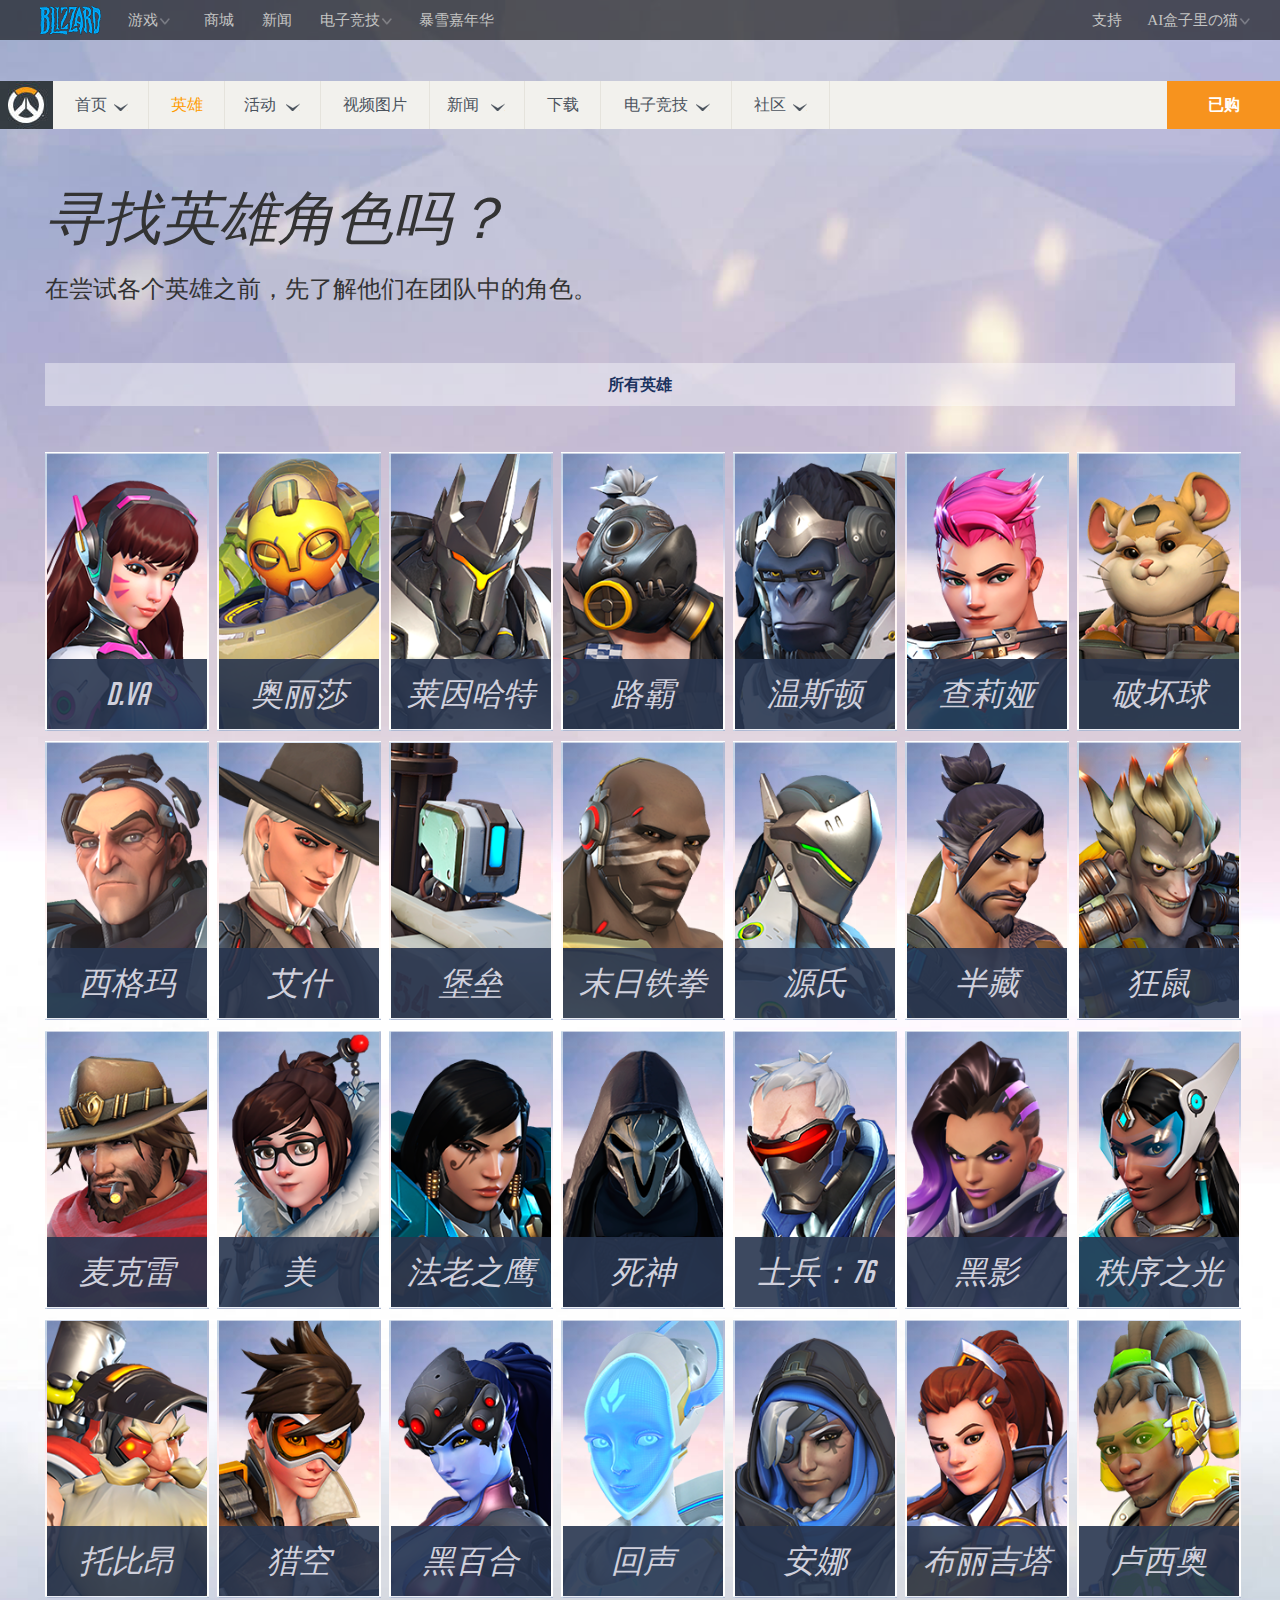
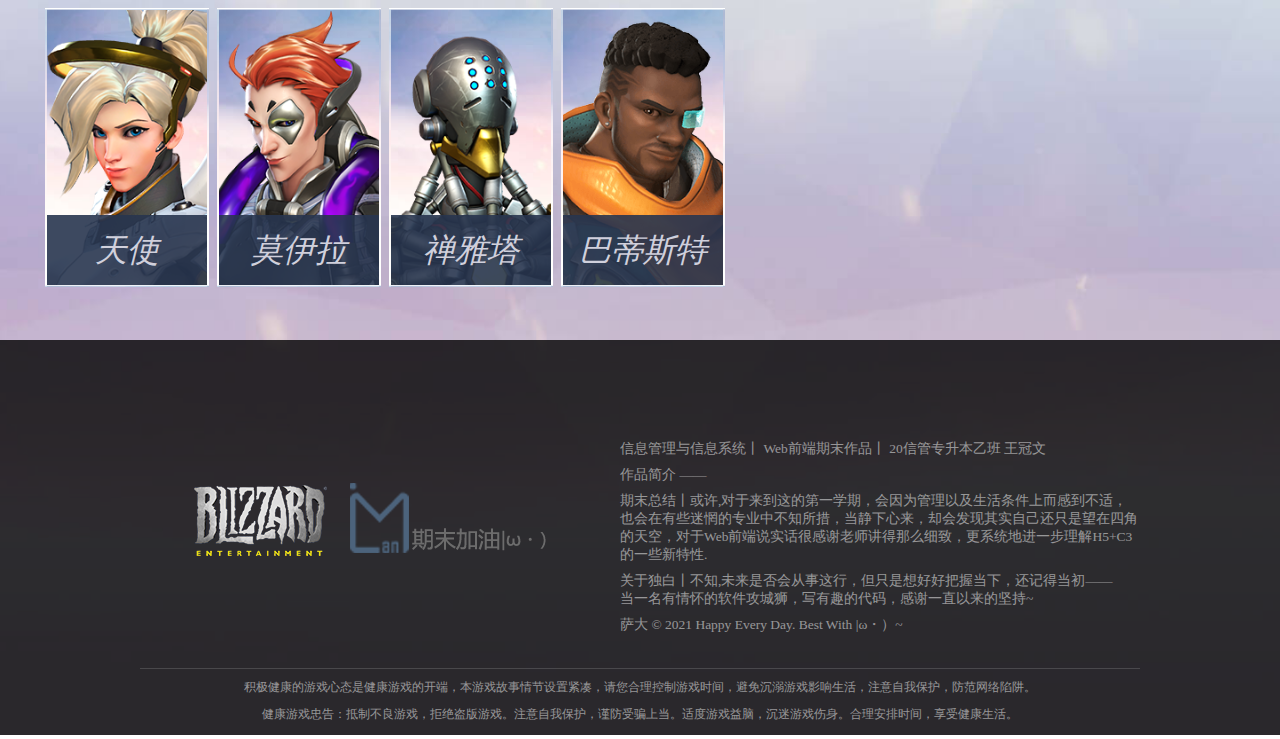
<file: heroes.html>
<!DOCTYPE html>
<html>
	<head>
		<meta charset="utf-8" />
		<title>Blizzard守望先锋</title>
		<link type="text/css" rel="stylesheet" href="css/chrismas.css" />
		<script type="text/javascript" src="js/voide.js"></script>
		<style type="text/css">
			body { 
				background: url(img/heroes-bg.jpg) no-repeat; 
				background-position: center center;
				background-size: cover;
			}
		</style>
	</head>
	<body>
		<header id="wuli-stop" class="header-style">
			<div class="header-top">
				<a href="#"></a>
				<a href="#" class="top-flag">
					游戏<span></span>
				</a>
				<a href="#">商城</a>
				<a href="#">新闻</a>
				<a href="#" class="top-flag">
					电子竞技<span></span>
				</a>
				<a href="#">暴雪嘉年华</a>
				<a href="#" class="top-flag" id="happy2021">
					AI盒子里の猫<span></span>
				</a>
				<a href="#help">支持</a>
			</div>
			<div class="help" id="help"></div>
			<nav>
				<div class="nav-logo">
					<a href="index.html"></a>
				</div>
				<ul>
					<a href="index.html">
						<li class="nav-flag">首页</li>
					</a>
					<a href="heroes.html">
						<li class="link-end">英雄</li>
					</a>
					<a href="#">
						<li class="nav-flag">活动</li>
					</a>
					<a href="forest.html">
						<li>视频图片</li>
					</a>
					<a href="#">
						<li class="nav-flag">新闻</li>
					</a>
					<a href="#">
						<li>下载</li>
					</a>
					<a href="#">
						<li class="nav-flag">电子竞技</li>
					</a>
					<a href="#">
						<li class="nav-flag">社区</li>
					</a>
				</ul>
				<div class="nav-orange">
					<a href="#">已购</a>
				</div>
			</nav>
		</header>
		<div class="hreoes-content">
			<div class="heroes-question">
				<h2>寻找英雄角色吗？</h2>
				<p>在尝试各个英雄之前，先了解他们在团队中的角色。</p>
			</div>
			<div class="heroes-title">所有英雄</div>
			<div class="heroes-picture">
				<div>
					<img src="img/heroes_list_dva.png" />
					<span>D.Va</span>
				</div>
				<div>
					<img src="img/heroes_list_orisa.png" />
					<span>奥丽莎</span>
				</div>
				<div>
					<img src="img/heroes_list_reinhardt.png" />
					<span>莱因哈特</span>
				</div>
				<div>
					<img src="img/heroes_list_roadhog.png" />
					<span>路霸</span>
				</div>
				<div>
					<img src="img/heroes_list_winston.png" />
					<span>温斯顿</span>
				</div>
				<div>
					<img src="img/heroes_list_zarya.png" />
					<span>查莉娅</span>
				</div>
				<div>
					<img src="img/heroes_list_wrecking-bal.png" />
					<span>破坏球</span>
				</div>
			</div>
			<div class="heroes-picture">
				<div>
					<img src="img/heroes_list_Sigma.png" />
					<span>西格玛</span>
				</div>
				<div>
					<img src="img/heroes_list__Hero.png" />
					<span>艾什</span>
				</div>
				<div>
					<img src="img/heroes_list_bastion.png" />
					<span>堡垒</span>
				</div>
				<div>
					<img src="img/heroes_list_doomfist.png" />
					<span>末日铁拳</span>
				</div>
				<div>
					<img src="img/heroes_list_genji.png" />
					<span>源氏</span>
				</div>
				<div>
					<img src="img/heroes_list_hanzo.png" />
					<span>半藏</span>
				</div>
				<div>
					<img src="img/heroes_list_junkrat.png" />
					<span>狂鼠</span>
				</div>
			</div>
			<div class="heroes-picture">
				<div>
					<img src="img/heroes_list_mccree.png" />
					<span>麦克雷</span>
				</div>
				<div>
					<img src="img/heroes_list_mei.png" />
					<span>美</span>
				</div>
				<div>
					<img src="img/heroes_list_pharah.png" />
					<span>法老之鹰</span>
				</div>
				<div>
					<img src="img/heroes_list_reaper.png" />
					<span>死神</span>
				</div>
				<div>
					<img src="img/heroes_list_soldier-76.png" />
					<span>士兵：76</span>
				</div>
				<div>
					<img src="img/heroes_list_sombra.png" />
					<span>黑影</span>
				</div>
				<div>
					<img src="img/heroes_list_symmetra.png" />
					<span>秩序之光</span>
				</div>
			</div>
			<div class="heroes-picture">
				<div>
					<img src="img/heroes_list_torbjorn.png" />
					<span>托比昂</span>
				</div>
				<div>
					<img src="img/heroes_list_tracer.png" />
					<span>猎空</span>
				</div>
				<div>
					<img src="img/heroes_list_widowmaker.png" />
					<span>黑百合</span>
				</div>
				<div>
					<img src="img/heroes_list_Echo.png" />
					<span>回声</span>
				</div>
				<div>
					<img src="img/heroes_list_ana.png" />
					<span>安娜</span>
				</div>
				<div>
					<img src="img/heroes_list_brigitte.png" />
					<span>布丽吉塔</span>
				</div>
				<div>
					<img src="img/heroes_list_lucio.png" />
					<span>卢西奥</span>
				</div>
			</div>
			<div class="heroes-picture">
				<div>
					<img src="img/heroes_list_mercy.png" />
					<span>天使</span>
				</div>
				<div>
					<img src="img/heroes_list_moira.png" />
					<span>莫伊拉</span>
				</div>
				<div>
					<img src="img/heroes_list_zenyatta.png" />
					<span>禅雅塔</span>
				</div>
				<div>
					<img src="img/heroes_list_Baptiste.png" />
					<span>巴蒂斯特</span>
				</div>
			</div>
		</div>
		<footer>
			<div class="footer-left">
				<div>
					<img src="img/footer_blizzard.png" />&emsp;
					<a href="#happy2021" >
						<img src="img/footer_logoWy1.png" />
					</a>
				</div>
				
				<div>
					<p class="message-top">
						<span>信息管理与信息系统</span>丨
						<span>Web前端期末作品</span>丨
						<span>20信管专升本乙班 王冠文</span>
					</p>
					<p class="message-end"> 作品简介 —— </p>
					<p class="message-end"> 期末总结丨或许,对于来到这的第一学期，会因为管理以及生活条件上而感到不适，也会在有些迷惘的专业中不知所措，当静下心来，却会发现其实自己还只是望在四角的天空，对于Web前端说实话很感谢老师讲得那么细致，更系统地进一步理解H5+C3的一些新特性.</p>
					<p class="message-end"> 关于独白丨不知,未来是否会从事这行，但只是想好好把握当下，还记得当初——
					</br>当一名有情怀的软件攻城狮，写有趣的代码，感谢一直以来的坚持~</p>
					<p class="message-end">萨大 &copy; 2021 Happy Every Day. Best With |ω・）~</p>
				</div>
			</div>
			<div>
				<p>积极健康的游戏心态是健康游戏的开端，本游戏故事情节设置紧凑，请您合理控制游戏时间，避免沉溺游戏影响生活，注意自我保护，防范网络陷阱。</p>
				<p>
					健康游戏忠告：抵制不良游戏，拒绝盗版游戏。注意自我保护，谨防受骗上当。适度游戏益脑，沉迷游戏伤身。合理安排时间，享受健康生活。
				</p>
			</div>
		</footer>
	</body>
</html>
</file>
<file: css/chrismas.css>
/* Marrt Chrismas 2020.12.25 */
*{ padding: 0; margin: 0; text-decoration: none; }
body{
	background-size: 100%;
	
	}
@font-face {
	font-family: "big-noodle";
	src: url(../font/big-noodle-too-oblique.woff);
}
.wula {
		background-color: rgba(225,225,225,.5);
}

		/* Header Begin # */
header {
	width: 100%;
	height: 680px;
	background-color: rgba(0,0,0,.1);
	/* background-image: url(../img/wula/bg_img2.png); */
	background-size: cover;
}
.link-end{
	color: #ff9c00;
}
.header-top {
	position: relative;
	z-index: 999;
	width: 94.7%;
	height: 40px;
	padding:0 40px;
	background-color: rgba(0,0,0,.6);
	overflow: hidden;
}
.header-top > a {
	display: inline-block;
	float: left;
	height: 40px;
	font-family: "microsoft yahei";
	font-size: 15px;
	font-weight: 400;
	color: #c4c4c3;
	line-height: 40px;
	text-align: center;
	background-repeat: no-repeat;
}
.header-top > a:hover {
	color: #fff;
}
.top-flag > span {
	display: inline-block;
	float: right;
	width: 14px;
	height: 46%;
	margin-top: 12px;
	background-image: url(../img/header_sprite.png);
	background-repeat: no-repeat;
	background-position: -145px -125px;
}
.top-flag > span:hover {
	background-position: -145px -140px;
}
.header-top > a:first-child {
	display: inline-block;
	width: 62px;
	height: 100%;
	margin-right: 26px;
	background-image: url(../img/header_sprite.png);
    background-position: -18px -75px;
}
.header-top > a:first-child:hover {
	background-position: -18px -119px;
}
.header-top > a:nth-child(2) {
	margin-right: 32px;
}
.header-top > a:nth-child(3) {
	margin-right: 28px;
}
.header-top > a:nth-child(4) {
	margin-right: 28px;
}
.header-top > a:nth-child(5) {
	margin-right: 25px;
}
.header-top > a:nth-last-child(2) {
	float: right;
	overflow: hidden;
}
.header-top > a:last-child {
	float: right;
	margin-right: 25px;
	overflow: hidden;
}
.help {
	position: absolute;
	top: 42px;
	right: 120px;
	display: none;
	width: 120px;
	height: 120px;
	opacity: .6;
	background-color: rgba(0,0,0,.4);
	background-image: url(../img/help_pay.jpg);
	background-size: cover;
	background-repeat: no-repeat;
}
.help:target {
	display: block;
}
header > nav {
	width: 100%;
	height: 48px;
	margin-top: 41px;
	overflow: hidden;
	background-color: #f2f1ed;
}
header > nav > ul {
	float: left;
}
header > nav > ul > a {
	color: #4b535d;
}
header > nav > ul > a > li {
	float: left;
	height: 100%;
	font-size: 16px;
	text-align: center;
	line-height: 48px;
	list-style: none;
	border-right: 1px solid #e5e3dc;
}
.nav-flag {
	background-image: url(../img/nav_arrow_black.png);
	background-repeat: no-repeat;
	background-position: 61px 22px;
}
.nav-flag:hover {
	background-image: url(../img/nav_arrow_orange.png);
}
header > nav > ul > a:first-child > li {
	width: 75px;
	padding-right: 20px;
}
header > nav > ul > a:nth-child(2) > li {
	width: 75px;
}
header > nav > ul > a:nth-child(3) > li {
	width: 70px;
	padding-right: 25px;
}
header > nav > ul > a:nth-child(4) > li {
	width: 108px;
}
header > nav > ul > a:nth-child(5) > li {
	width: 66px;
	padding-right: 28px;
}
header > nav > ul > a:nth-child(6) > li {
	width: 75px;
}
header > nav > ul > a:nth-child(7) > li {
	width: 110px;
	padding-right: 20px;
	background-position: 95px 22px;
}
header > nav > ul > a:nth-child(8) > li {
	width: 75px;
	padding-right: 22px;
}
header > nav > ul > a > li:hover {
	color: #ff9c00;
	background-color: #353c42;
}
.nav-logo {
	float: left;
}
.nav-logo > a {
	display: inline-block;
	width: 53px;
	height: 48px;
	background: url(../img/nav_logo_new.jpg) no-repeat;
	background-size: 53px 96px;
}
.nav-orange {
	float: right;
}
.nav-orange > a {
	display: inline-block;
	width: 33px;
	height: 100%;
    padding: 0 40px;
	font-size: 16px;
	font-weight: 700;
    color: #fff;
	line-height: 48px;
	text-align: center;
	background-color: #f7931e;
	border-right: none;
}
.nav-orange > a:hover {
	background-color: #f89e35;
}
.header-bottom {
	width: 440px;
	height: 176px;
	margin: 222px auto 0;
	text-align: center;
}
.header-bottom > a > div {
	width: 377px;
	height: 84px;
	margin: 10px auto 15px;
	/* background: url(../img/header_SiteNavLogo.png) no-repeat; */
	background-size: 100%;
}
.header-bottom > a > div > img {
	width: 100%;
	height: 100%;
}
.header-bottom > a > div > img:hover {
	transform: scale(1.05,1.05);
}
.header-bottom > span {
	display: inline-block;
	width: 157px;
	height: 42px;
	font-size: 16px;
	font-weight: 700;
	color: #FFFFFF;
	line-height: 42px;
	background-color: #C4C4C3;
	border-radius: 2px;
}
.header-bottom > span:nth-child(2) {
	margin-right: 20px;
    background-color: #00a5e2;
}
.header-bottom > span:nth-child(2):hover {
	background-color: #0cbdff;
}
.header-bottom > span:nth-child(3) {
	background-color: #ff9c00;
}
.header-bottom > span:nth-child(3):hover {
	background-color: #ffb033;
}
.bg-video > video {
	position: absolute;
	top: 0;
	left: 0;
	z-index: -1;
	width: 100%;
	height: 680px;
	object-fit: fill;
	background-color: rgba(0,0,0,.6);
}
		/* Content Begin # */
		
/* Content-New Begin #新闻公告 */
.content {
	clear: both;
	width: 100%;
	text-align: center;
	background-color: #C4C4C3;
}
.content-new {
	width: 100%;
	height: 420px;
	background-color: rgba(246,246,246,1);
}
.content-new > h2 {
	padding: 30px 0;
	font-family: "microsoft yahei";
	font-size: 48px;
	font-weight: 400;
	color: #333333;
}
.contentNew-ad {
	width: 1170px;
	height: 207px;
	margin: 2px auto 0;
	overflow: hidden;
}
.contentNew-ad > a > div {
	position: relative;
	float: left;
	width: 370px;
	height: 205px;
	background-repeat: no-repeat;
	background-size: cover;
    background-position: center center;
	background-color: rgba(0,0,0,.2);
}
.reoprt-first {
	margin-right: 30px;
	background-image: url(../img/content_reoprt1.jpg);
}
.reoprt-second {
	margin-right: 30px;
	background-image: url(../img/content_reoprt2.jpg);
}
.reoprt-third {
	background-image: url(../img/content_reoprt3.jpg);
}
.contentNew-ad > a > div > span {
	position: absolute;
    bottom: 0;
	display: block;
    width: 330px;
	padding: 15px 20px;
	font-size: 18px;
	font-weight: 500;
	text-align: left;
	color: #f0edf2;
    background-color: rgba(0,0,0,.75);
}
.content-new > span {
	display: block;
	width: 260px;
	height: 41px;
	margin: 15px auto;
	font-size: 20px;
	font-weight: 700; 
	color: #FFFFFF;
	line-height: 41px;
	text-align: center;
	background-color: #00A5E2;
	border-radius: 2px;
}
.content-new > span:hover {
	background-color: #0CBDFF;
}
.snow {
	position: relative;
	width: 100%;
	height: 368.5px;
	padding: 130px 0 0;
	overflow: hidden;
	background-color: #C4C4C3;
	background: url(../img/content_snow_winterBan.jpg) no-repeat;
	background-size: cover;
	background-position: center center;
}
.snow > div {
	position: absolute;
	right: 140px;
	width: 590px;
	height: 248px;
	padding-right: 30px;
	text-align: left;
	background-color: rgba(255,255,255,0);
}
.snow > div > span {
	display: block;
}
.snow > div > span:first-child {
	font-size: 47px;
	font-style: italic;
    font-weight: 400;
    font-variant: normal;
	color: #4B535B;
    line-height: normal;
    letter-spacing: .8px;
}
.snow > div > span:nth-child(2) {
	padding-top: 5px;
	font-size: 24px;
	color: #51658e;
}
.snow > div > span:nth-child(3) {
	padding-top: 12px;
	font-size: 18px;
	color: #333333;
}
.snow > div > span:last-child {
	position: absolute;
	bottom: 4px;
	width: 142px;
	height: 32px;
	font-size: 20px;
	font-weight: 600;
	line-height: 32px;
	color: #FEFEFE;
	text-align: center;
	background-color: #ff9c00;
	border: 3px solid #ff9c00;
	border-radius: 2px;
}
.snow > div > span:last-child:hover {
	border-color: #ffb033;
    background-color: #ffb033;
}
.gift {
	position: relative;
	width: 100%;
	height: 360px;
	background-color: #C4C4C3;
	background: url(../img/content-giftZero.jpg) no-repeat;
	background-size: cover;
	background-position: center center;
}
.gift > div > span {
	display: block;
}
.gift > div {
	position: absolute;
	bottom: 48px;
	left: 96px;
	width: 615px;
	height: 235px;
	text-align: right;
}
.gift > div > span:first-child {
	margin-bottom: 6px;
	font-size: 23px;
	font-weight: 700;
	color: #ffffff; 
}
.gift > div > span:nth-child(2) {
	font-size: 18px;
	font-weight: 500;
	line-height: 26px;
	color: #ffffff; 
}
.gift > div > span:last-child {
	position: absolute;
	right: 0px;
	bottom: 4px;
	width: 340px;
	height: 45px;
	font-size: 21px;
	font-weight: 600;
	text-align: center;
	line-height: 45px;
	color: #ffffff;
	background-color: #007dd1;
	border-radius: 2px;
	opacity: .9;
}
.gift > div > span:last-child:hover {
	opacity: 1;
	border-width: 1px solid #007dd1;
}

.hreo {
	clear: both;
	width: 100%;
	/*height: 280px;*/
	height: 1000px;
	padding-top: 80px;
	background-color: #C4C4C3;
	background: url(../img/content-hreo.jpg) no-repeat;
	background-size: cover;
	background-position: center center;
}
.box-hreo {
	width: 100%;
	height: 180px;
	text-align: center;
}
.box-hreo > p:first-child {
	margin-bottom: 40px;
	font-size: 55px;
	font-style: italic;
    font-weight: 400;
    font-variant: normal;
	color: #4B535B;
    line-height: normal;
    letter-spacing: .8px;
}
.box-hreo-p {
	margin-bottom: 8px;
	font-size: 23px;
	color: #4B535B;
}
.hreo-show {
	width: 100%;
	height: 200px;
	margin-top: 150px;
    background-position: 50%;
}
.begin-hero {
	clear: both;
	position: relative;
	width: 100%;
	height: 240px;
	padding-top: 40px;
	background: url(../img/content-hreo-begin.jpg) no-repeat;
	background-position: center center;
	background-color: rgba(225,225,225,.8);
}
.begin-hero > div:first-child {
	position: relative;
	z-index: 2;
	width: 712px;
	height: 100%;
	margin: 0 auto;
	color: #333333;
}
.begin-hero > div > h2 {
	margin-bottom: 18px;
	font-size: 57px;
	font-style: italic;
    font-weight: 400;
}
.begin-hero > div > p {
	font-size: 24px;
}
.begin-hero > div > span {
	display: block;
	width: 148px;
	height: 38px;
	margin: 25px auto 0;
	font-size: 20px;
	font-weight: 700;
	color: #FEFEFE;
	line-height: 38px;
	background-color: #ff9c00;
	border-radius: 3px;
}
.begin-hero > div > span:hover {
	background-color: #FFB033;
}
.vitst-hreo {
	position: relative;
	top: -154%;
	left: 27.6%;
	z-index: 0;
	display: inline-block;
	width: 680px;
	height: 370px;
	background-color: rgba(225,225,225,0);
	background-image: url(../img/content-begin-visitHero.png);
	background-repeat: no-repeat;
}
footer {
	clear: both;
	position: relative;
	z-index: 999;
	width: 100%;
	height: 335px;
	padding-top: 60px;
	color: rgba(225,225,225,.6);
	background-color: rgba(0,0,0,.8);
}
footer > div:first-child {
	width: 1000px;
	height: 268px;
	margin: 0 auto 6px;
	border-bottom: 1px solid rgba(255,255,255,.15);
}
footer > div:first-child > div {
	float: left;
	/* background-color: rgba(225,225,225,.6); */
}
.footer-left > div:first-child {
	width: 460px;
	height: 188px;
	padding-top: 80px;
	margin-right: 20px;
	text-align: center;
}
.footer-left > div:first-child img {
	opacity: .9;
}
.footer-left > div:last-child {
	width: 520px;
	height: 228px;
	padding-top: 40px;
	font-size: 13.5px;
	text-align: left;
}
.footer-left > div:last-child > p {
	margin-bottom: 8px;
}
.message-top > span:hover {
	color: #FEFEFE;
}
footer > div:last-child {
	width: 1000px;
	height: 60px;
	margin: 0 auto;
}
footer > div:last-child > p {
	font-size: 12px;
	text-align: center;
	margin-top: 10px;
}
.message-end:hover {
	color: #FEFEFE;
}

	/* Heroes.html #英雄页面 */
.header-style {
	height: 180px;
	background-color: rgba(0,0,0,0);
}
.hreoes-content {
	width: 1190px;
	height: 1760px;
	margin: 0 auto;
}
.heroes-question > h2 {
	margin-bottom: 15px;
	font-size: 58px;
    font-weight: 400;
	font-style: italic;
	color: #333333;
}
.heroes-question > p {
	margin-bottom: 58px;
	font-size: 24px;
	color: #333333;
}
.heroes-title {
	width: 100%;
	height: 43px;
	margin-bottom: 46px;
	font-size: 16px;
	font-weight: 600;
	color: #1a325e;
	text-align: center;
	line-height: 43px;
	background-color: rgba(255,255,255,.4);
}
.heroes-title:hover {
	background-color: rgba(255,255,255,.8);
}
.heroes-picture {
	width: 1200px;
	margin: 0 auto;
}
.heroes-picture > div {
	position: relative;
	float: left;
	width: 160px;
	height: 275px;
	margin: 0 8px 10px 0;
	background-color: rgba(225,225,225,.2);
	background-image: url(../img/heroes_list_bg.jpg);
	background-position: center center;
	background-size: cover;
	border: 2px solid rgba(255,255,255,.4);
}
.heroes-picture > div:last-child {
	margin-right: 0;
}
.heroes-picture > div:hover {
	z-index: 999;
	transform: scale(1.1,1.1);
	border: 2px solid rgba(255,255,255,1);
	color: #1A325E;
}
.heroes-picture > div > img {
	width: 100%;
	height: 100%;
}
.heroes-picture > div > span {
	position: absolute;
	bottom: 0;
	display: block;
	width: 100%;
	height: 70px;
	font-family: "big-noodle";
	font-size: 32px;
	font-style: italic;
	color: #D0D0DC;
	text-align: center;
	line-height: 70px;
	background-color: rgba(40,53,79,.9);
}
.heroes-picture > div > span:hover {
	color: #1A325E;
	background-color: rgba(225,225,225,.9);
}

	/* Forest.html #视频图片页面  */
.forest-content {
	width: 100%;
	margin: 0 auto;
}
.forest-question > h2 {
	margin-bottom: 15px;
	font-size: 52px;
    font-weight: 400;
	font-style: italic;
	color: #333333;
	text-align: center;
}
.forest-video {
	overflow: hidden;
	width: 90%;
	height: 410px;
	margin: 40px auto 0;
}
.forest-video > div {
	float: left;
	width: 646px;
	height: 410px;
	background-color: rgba(225,225,225,.6);
}
.forest-video > div:first-child {
	margin-right: 60px;
}
.forest-video > div > div:first-child {
	width: 100%;
	height: 362px;
	background-size: cover;
	background-repeat: no-repeat;
	background-position: center center;
	background-color: rgba(225,225,225,.5);
}
.forest-video > div > div:first-child > video {
	width: 100%;
	height: 100%;
}
.video-cg1 {
	background-image: url(../img/forest_inematic-trailer.32Pn2.jpg);
}
.video-cg2 {
	background-image: url(../img/forest_inematic-trailer.32Pn3.jpg);
}
.forest-video > div > div:first-child:hover {
	background-size: 105% 105%;
}
.forest-video > div > div:last-child {
	width: 100%;
	height: 48px;
	line-height: 48px;
	font-size: 16px;
	color: #4B535D;
	background-color: #FFFFFF;
}
.forest-mv {
	width: 100%;
	height: 367px;
	margin-top: 42px;
	overflow: hidden;
	background-color: #FFFFFF;
}
.forest-mv > p {
	padding-top: 28px;
	font-size: 48px;
	font-style: italic;
	color: #4B535D;
}
.forest-mv > div {
	width: 93%;
	height: 230px;
	margin: 0 auto;
}
.forest-mv > div > div {
	float: left;
	width: 330px;
	height: 228px;
	margin-right: 26px;
	background-color: rgba(225,225,225,.8);
	border: 1px solid #DDDDDD;
}
.apple{
	margin-right: 0px !important;
}
.mv-video > div > div:first-child {
	width: 100%;
	height: 181px;
	background-color: rgba(225,225,225,.6);
}
.mv-video > div > div:first-child > video {
	width: 100%;
	height: 100%;
}
/* .mv1 {
	background-image: url(../img/forest_inematic-trailer.32Pn2.jpg);
}
.mv2 {
	background-image: url(../img/forest_inematic-trailer.32Pn3.jpg);
}
.mv3 {
	background-image: url(../img/forest_inematic-trailer.32Pn4.jpg);
}
.mv4 {
	background-image: url(../img/forest_inematic-trailer.32Pn5.jpg);
} */
.mv-video > div > div:last-child {
	width: 100%;
	height: 47px;
	font-size: 16px;
	line-height: 47px;
	background-color: rgba(255,255,255,1);
}
.forest-music {
	width: 100%;
	height: 512px;
	background-color: rgba(225,225,225,1);
}
.forest-music > p {
	padding-top: 28px;
	font-size: 48px;
	font-style: italic;
	color: #4B535D;
}
.forest-music > div {
	width: 93%;
	height: 410px;
	margin: 0 auto;
}
.music-logo {
	float: left;
	width: 332px;
	height: 100%;
	background-image: url(../img/forest_musicBg.jpg);
	background-size: cover;
	background-repeat: no-repeat;
}
.music-list{
	float: right;
	width: 60%;
	height: 100%;
}
.music-list > audio {
	width: 100%;
	height: 60px;
	margin-top: 22%;
}
.wuli {
	width: 100%;
	height: 60px;
	background-color: white;
}
</file>
